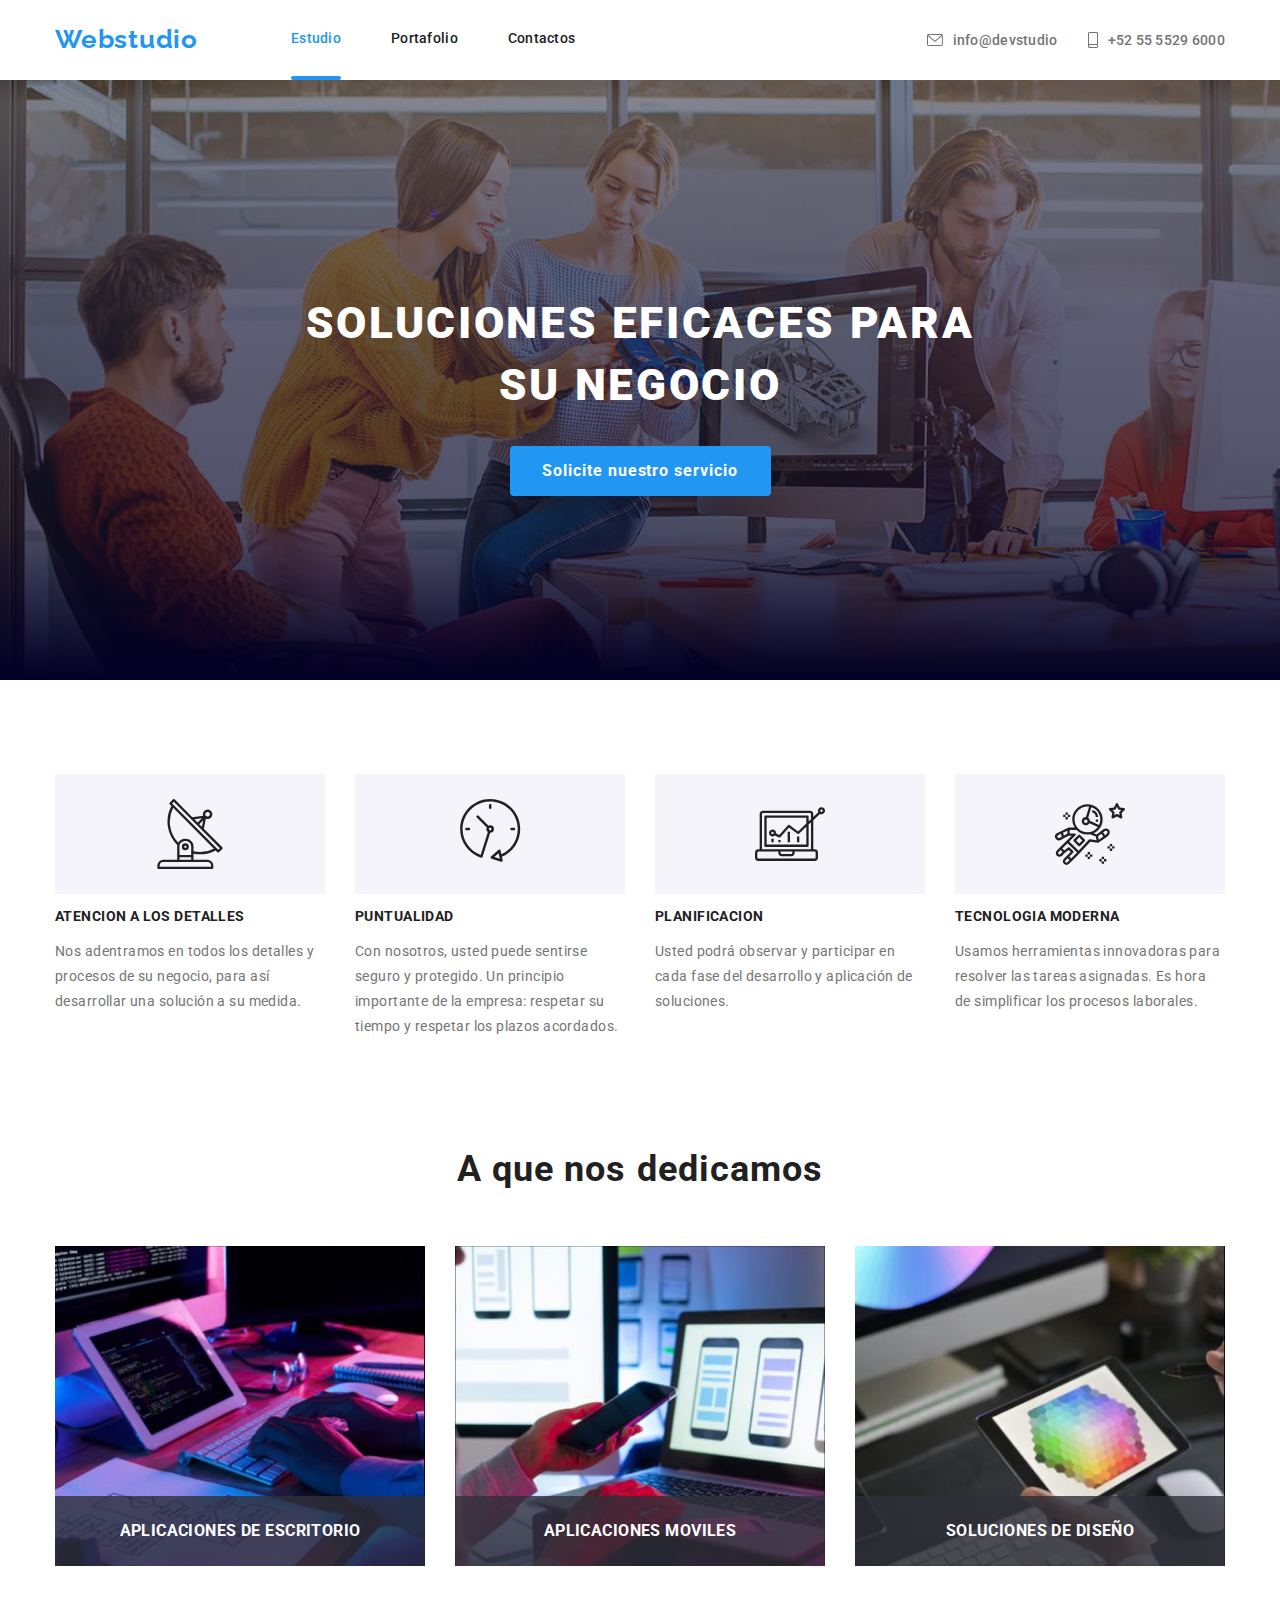
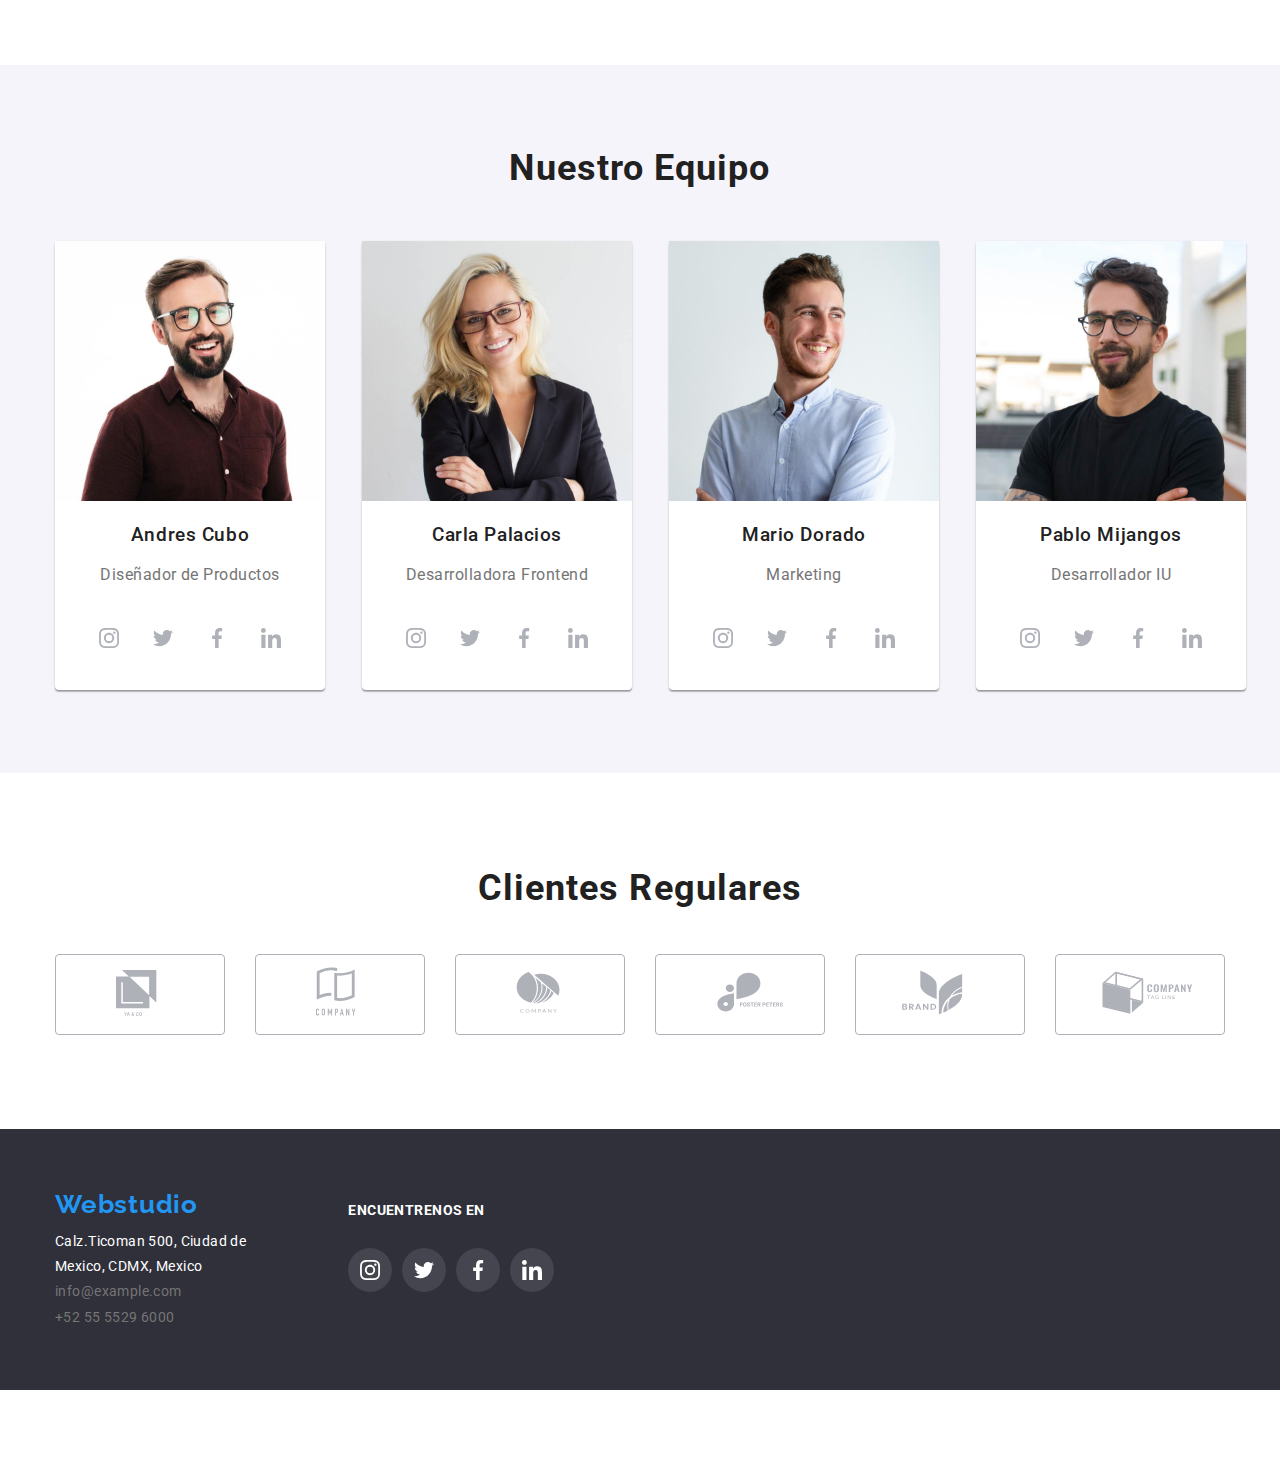
<file: index.html>
<!DOCTYPE html>
<html lang="en">
  <head>
    <meta charset="UTF-8" />
    <meta name="viewport" content="width=device-width, initial-scale=1.0" />
    <title>Homework5</title>
    <link
      rel="stylesheet"
      href="https://cdnjs.cloudflare.com/ajax/libs/modern-normalize/1.0.0/modern-normalize.min.css"
    />
    <link rel="stylesheet" href="./css/styles.css" />
  </head>
  <body>
    <header>
      <div class="container-nav container">
        <nav class="navigation-bar">
          <a class="icon" href="index.html"> Webstudio </a>
          <ul class="navigation-list">
            <li class="navigation-item">
              <a class="navigation-link active" href="index.html"> Estudio </a>
            </li>
            <li class="navigation-item">
              <a class="navigation-link" href="portfolio.html">Portafolio</a>
            </li>
            <li class="navigation-item">
              <a class="navigation-link" href="#">Contactos</a>
            </li>
          </ul>
        </nav>
        <ul class="contacts">
          <li class="contacts-item">
            <a class="contacts-link" href="mailto:info@devstudio.com">
              <svg width="16" height="12">
                <use href="./images/svgs/icons.svg#icon-sobre-activable"></use>
              </svg>
              info@devstudio</a
            >
          </li>
          <li class="contacts-item">
            <a class="contacts-link" href="tel:+525555296000"
              ><svg width="10" height="16">
                <use href="./images/svgs/icons.svg#icon-telfono-inteligente"></use>
              </svg>
              +52 55 5529 6000</a
            >
          </li>
        </ul>
      </div>
    </header>
    <main>
      <section class="principal-section section">
        <div class="container">
          <h1 class="main-title">
            Soluciones eficaces para <br />
            su negocio
          </h1>
          <button data-modal-open class="request-button" type="button">
            Solicite nuestro servicio
          </button>
        </div>
      </section>
      <section class="about-us container section">
        <ul class="about-us-list">
          <li class="about-us-item">
            <div class="bkg-about">
              <svg class="about-us-icon" width="70" height="70">
                <use href="./images/svgs/icons.svg#icon-antena-1"></use>
              </svg>
            </div>
            <h3 class="about-titles">Atencion a los detalles</h3>
            <p class="about-text">
              Nos adentramos en todos los detalles y procesos de su negocio, para así desarrollar
              una solución a su medida.
            </p>
          </li>
          <li class="about-us-item">
            <div class="bkg-about">
              <svg class="about-us-icon" width="70" height="70">
                <use href="./images/svgs/icons.svg#icon-reloj-1"></use>
              </svg>
            </div>
            <h3 class="about-titles">Puntualidad</h3>
            <p class="about-text">
              Con nosotros, usted puede sentirse seguro y protegido. Un principio importante de la
              empresa: respetar su tiempo y respetar los plazos acordados.
            </p>
          </li>
          <li class="about-us-item">
            <div class="bkg-about">
              <svg class="about-us-icon" width="70" height="70">
                <use href="./images/svgs/icons.svg#icon-diagrama-1"></use>
              </svg>
            </div>
            <h3 class="about-titles">Planificacion</h3>
            <p class="about-text">
              Usted podrá observar y participar en cada fase del desarrollo y aplicación de
              soluciones.
            </p>
          </li>
          <li class="about-us-item">
            <div class="bkg-about">
              <svg class="about-us-icon" width="70" height="70">
                <use href="./images/svgs/icons.svg#icon-astronauta-1"></use>
              </svg>
            </div>
            <h3 class="about-titles">Tecnologia moderna</h3>
            <p class="about-text">
              Usamos herramientas innovadoras para resolver las tareas asignadas. Es hora de
              simplificar los procesos laborales.
            </p>
          </li>
        </ul>
      </section>
      <section class="our-services container section">
        <h2 class="services-title">A que nos dedicamos</h2>
        <ul class="services-list">
          <li class="services-item">
            <img
              class="services-img"
              src="./images/development.jpg"
              alt="development"
              width="370"
            />
            <div class="services-item-name"><h3>Aplicaciones de escritorio</h3></div>
          </li>
          <li class="services-item">
            <img src="./images/compatibility.jpg" alt="compatibility" width="370" />
            <div class="services-item-name"><h3>Aplicaciones moviles</h3></div>
          </li>
          <li class="services-item">
            <img src="./images/design.jpg" alt="design" width="370" />
            <div class="services-item-name"><h3>Soluciones de diseño</h3></div>
          </li>
        </ul>
      </section>
      <section class="our-team">
        <div class="container section">
          <h2 class="team-title">Nuestro Equipo</h2>
          <ul class="team-list">
            <li class="team-item">
              <img src="./images/andres.jpg" alt="product_designer" width="270" />
              <h3 class="team-name">Andres Cubo</h3>
              <p class="team-position">Diseñador de Productos</p>
              <ul class="social-networks-list">
                <li>
                  <a href="#" class="social-networks-item">
                    <svg width="20" height="20">
                      <use href="./images/svgs/icons.svg#icon-instagram-2"></use>
                    </svg>
                  </a>
                </li>
                <li>
                  <a href="#" class="social-networks-item">
                    <svg width="20" height="20">
                      <use href="./images/svgs/icons.svg#icon-twitter-1"></use>
                    </svg>
                  </a>
                </li>
                <li>
                  <a href="#" class="social-networks-item">
                    <svg width="20" height="20">
                      <use href="./images/svgs/icons.svg#icon-facebook-1"></use>
                    </svg>
                  </a>
                </li>
                <li>
                  <a href="#" class="social-networks-item">
                    <svg width="20" height="20">
                      <use href="./images/svgs/icons.svg#icon-linkedin-1"></use>
                    </svg>
                  </a>
                </li>
              </ul>
            </li>
            <li class="team-item">
              <img src="./images/carla.jpg" alt="frontend_developer" width="270" />
              <h3 class="team-name">Carla Palacios</h3>
              <p class="team-position">Desarrolladora Frontend</p>
              <ul class="social-networks-list">
                <li>
                  <a href="#" class="social-networks-item">
                    <svg width="20" height="20">
                      <use href="./images/svgs/icons.svg#icon-instagram-2"></use>
                    </svg>
                  </a>
                </li>
                <li>
                  <a href="#" class="social-networks-item">
                    <svg width="20" height="20">
                      <use href="./images/svgs/icons.svg#icon-twitter-1"></use>
                    </svg>
                  </a>
                </li>
                <li>
                  <a href="#" class="social-networks-item">
                    <svg width="20" height="20">
                      <use href="./images/svgs/icons.svg#icon-facebook-1"></use>
                    </svg>
                  </a>
                </li>
                <li>
                  <a href="#" class="social-networks-item">
                    <svg width="20" height="20">
                      <use href="./images/svgs/icons.svg#icon-linkedin-1"></use>
                    </svg>
                  </a>
                </li>
              </ul>
            </li>
            <li class="team-item">
              <img src="./images/mario.jpg" alt="marketing" width="270" />
              <h3 class="team-name">Mario Dorado</h3>
              <p class="team-position">Marketing</p>
              <ul class="social-networks-list">
                <li>
                  <a href="#" class="social-networks-item">
                    <svg width="20" height="20">
                      <use href="./images/svgs/icons.svg#icon-instagram-2"></use>
                    </svg>
                  </a>
                </li>
                <li>
                  <a href="#" class="social-networks-item">
                    <svg width="20" height="20">
                      <use href="./images/svgs/icons.svg#icon-twitter-1"></use>
                    </svg>
                  </a>
                </li>
                <li>
                  <a href="#" class="social-networks-item">
                    <svg width="20" height="20">
                      <use href="./images/svgs/icons.svg#icon-facebook-1"></use>
                    </svg>
                  </a>
                </li>
                <li>
                  <a href="#" class="social-networks-item">
                    <svg width="20" height="20">
                      <use href="./images/svgs/icons.svg#icon-linkedin-1"></use>
                    </svg>
                  </a>
                </li>
              </ul>
            </li>
            <li class="team-item">
              <img src="./images/pablo.jpg" alt="iu_developer" width="270" />
              <h3 class="team-name">Pablo Mijangos</h3>
              <p class="team-position">Desarrollador IU</p>
              <ul class="social-networks-list">
                <li>
                  <a href="#" class="social-networks-item">
                    <svg width="20" height="20">
                      <use href="./images/svgs/icons.svg#icon-instagram-2"></use>
                    </svg>
                  </a>
                </li>
                <li>
                  <a href="#" class="social-networks-item">
                    <svg width="20" height="20">
                      <use href="./images/svgs/icons.svg#icon-twitter-1"></use>
                    </svg>
                  </a>
                </li>
                <li>
                  <a href="#" class="social-networks-item">
                    <svg width="20" height="20">
                      <use href="./images/svgs/icons.svg#icon-facebook-1"></use>
                    </svg>
                  </a>
                </li>
                <li>
                  <a href="#" class="social-networks-item">
                    <svg width="20" height="20">
                      <use href="./images/svgs/icons.svg#icon-linkedin-1"></use>
                    </svg>
                  </a>
                </li>
              </ul>
            </li>
          </ul>
        </div>
      </section>
      <section class="regular-clients container section">
        <h2 class="clients-title">Clientes Regulares</h2>
        <ul class="clients-list">
          <li class="clients-item">
            <a href="#" class="clients-icon-left link">
              <svg width="41" height="47">
                <use href="./images/svgs/icons.svg#icon-grupo1"></use>
              </svg>
            </a>
          </li>
          <li class="clients-item">
            <a href="#" class="clients-icon-left link">
              <svg width="40" height="52">
                <use href="./images/svgs/icons.svg#icon-grupo2"></use>
              </svg>
            </a>
          </li>
          <li class="clients-item">
            <a href="#" class="clients-icon-left link">
              <svg width="44" height="42">
                <use href="./images/svgs/icons.svg#icon-grupo3"></use>
              </svg>
            </a>
          </li>
          <li class="clients-item">
            <a href="#" class="clients-icon-left link">
              <svg width="84" height="40">
                <use href="./images/svgs/icons.svg#icon-grupo4"></use>
              </svg>
            </a>
          </li>
          <li class="clients-item">
            <a href="#" class="clients-icon link">
              <svg width="63" height="45">
                <use href="./images/svgs/icons.svg#icon-grupo5"></use>
              </svg>
            </a>
          </li>
          <li class="clients-item">
            <a href="#" class="clients-icon link">
              <svg width="93" height="43">
                <use href="./images/svgs/icons.svg#icon-grupo6"></use>
              </svg>
            </a>
          </li>
        </ul>
      </section>
    </main>
    <footer class="page-footer section">
      <div class="container general-container-footer">
        <div class="footer-container">
          <a class="icon" href="index.html"> Webstudio </a>
          <address class="footer-contact">
            <ul class="footer-list">
              <li class="footer-item">
                <a
                  class="link-address"
                  target="_blank"
                  href="https://goo.gl/maps/J3Zf2jKusDc6f56F6"
                  rel="noopener noreferrer"
                >
                  Calz.Ticoman 500, Ciudad de <br />
                  Mexico, CDMX, Mexico
                </a>
              </li>
              <li class="footer-item">
                <a class="contact-link" href="mailto:info@example.com">info@example.com</a>
              </li>
              <li class="footer-item">
                <a class="contact-link" href="tel:+525555296000"> +52 55 5529 6000 </a>
              </li>
            </ul>
          </address>
        </div>
        <div class="social-networks-footer">
          <p class="social-networks-text">Encuentrenos en</p>
          <ul class="social-networks-list">
            <li class="social-networks-item-footer">
              <svg class="social-networks-icon-footer" width="20" height="20">
                <use href="./images/svgs/icons.svg#icon-instagram-2"></use>
              </svg>
            </li>
            <li class="social-networks-item-footer">
              <svg class="social-networks-icon-footer" width="20" height="20">
                <use href="./images/svgs/icons.svg#icon-twitter-1"></use>
              </svg>
            </li>
            <li class="social-networks-item-footer">
              <svg class="social-networks-icon-footer" width="20" height="20">
                <use href="./images/svgs/icons.svg#icon-facebook-1"></use>
              </svg>
            </li>
            <li class="social-networks-item-footer">
              <svg class="social-networks-icon-footer" width="20" height="20">
                <use href="./images/svgs/icons.svg#icon-linkedin-1"></use>
              </svg>
            </li>
          </ul>
        </div>
      </div>
    </footer>
    <div class="backdrop is-hidden" data-modal>
      <div class="modal">
        <button data-modal-close class="close-button" type="button">
          <svg class="icon-close" width="11" height="11">
            <use href="./images/svgs/icons.svg#icon-Close"></use>
          </svg>
        </button>
      </div>
    </div>
    <script src="./js/modal.js"></script>
  </body>
</html>
</file>
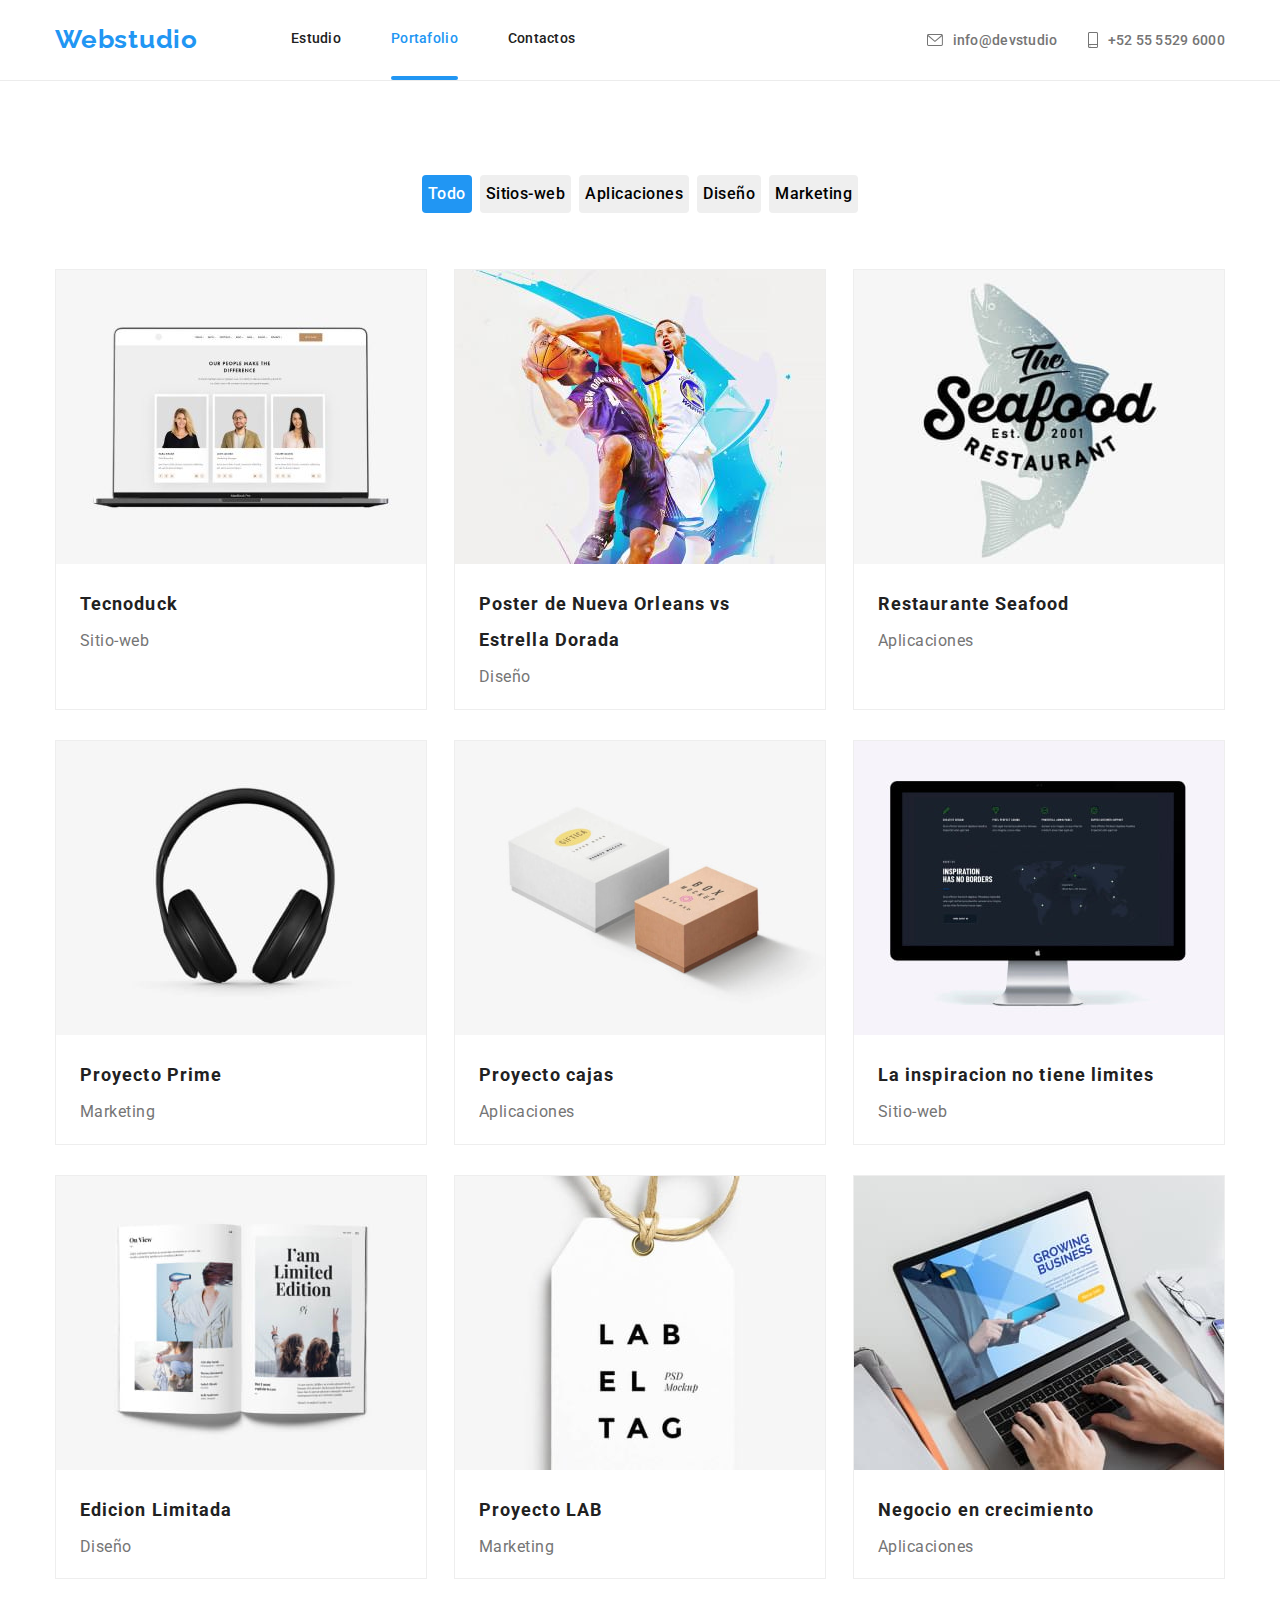
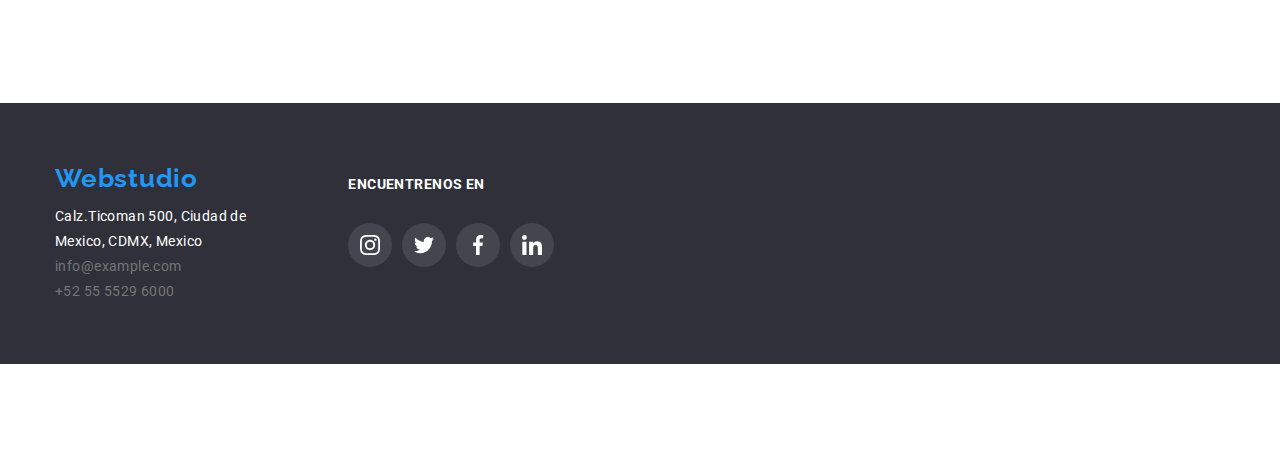
<file: portfolio.html>
<!DOCTYPE html>
<html lang="en">
  <head>
    <meta charset="UTF-8" />
    <meta name="viewport" content="width=device-width, initial-scale=1.0" />
    <title>Portafolio</title>
    <link
      rel="stylesheet"
      href="https://cdnjs.cloudflare.com/ajax/libs/modern-normalize/1.0.0/modern-normalize.min.css"
    />
    <link rel="stylesheet" href="./css/styles.css" />
  </head>
  <body>
    <header class="header">
      <div class="container-nav container">
        <nav class="navigation-bar">
          <a class="icon" href="index.html"> Webstudio </a>
          <ul class="navigation-list">
            <li class="navigation-item">
              <a class="navigation-link" href="index.html"> Estudio </a>
            </li>
            <li class="navigation-item">
              <a class="navigation-link active" href="portfolio.html">Portafolio</a>
            </li>
            <li class="navigation-item">
              <a class="navigation-link" href="#">Contactos</a>
            </li>
          </ul>
        </nav>
        <ul class="contacts">
          <li class="contacts-item">
            <a class="contacts-link" href="mailto:info@devstudio.com">
              <svg width="16" height="12">
                <use href="./images/svgs/icons.svg#icon-sobre-activable"></use>
              </svg>
              info@devstudio</a
            >
          </li>
          <li class="contacts-item">
            <a class="contacts-link" href="tel:+525555296000"
              ><svg width="10" height="16">
                <use href="./images/svgs/icons.svg#icon-telfono-inteligente"></use>
              </svg>
              +52 55 5529 6000</a
            >
          </li>
        </ul>
      </div>
    </header>
    <main class="container">
      <h1 class="portfolio-title">Portafolio</h1>
      <section class="section">
        <ul class="navigation-buttons">
          <li class="button-item">
            <button class="button-nav active-button" type="button">Todo</button>
          </li>
          <li class="button-item"><button class="button-nav" type="button">Sitios-web</button></li>
          <li class="button-item">
            <button class="button-nav" type="button">Aplicaciones</button>
          </li>
          <li class="button-item"><button class="button-nav" type="button">Diseño</button></li>
          <li class="button-item"><button class="button-nav" type="button">Marketing</button></li>
        </ul>
        <h2 class="portfolio-subtitle">Lista de proyectos</h2>
        <ul class="projects-list">
          <li class="projects-item">
            <div class="container-img">
              <img src="./images/1-tecnoduck.jpg" alt="tecnoduck" width="370" />
              <p class="project-info">
                Tecnoduck es una plataforma de distribución de coronavirus de última generación. Las
                compañías usan esta plataforma para el espionaje digital y los ataques a los
                servidores seguros de la competencia.
              </p>
            </div>
            <h3 class="project-title">Tecnoduck</h3>
            <p class="description-project">Sitio-web</p>
          </li>
          <li class="projects-item">
            <div class="container-img">
              <img
                src="./images/2-poster.jpg"
                alt="poster new orleans vs estrella dorada"
                width="370"
              />
              <p class="project-info">
                Tecnoduck es una plataforma de distribución de coronavirus de última generación. Las
                compañías usan esta plataforma para el espionaje digital y los ataques a los
                servidores seguros de la competencia.
              </p>
            </div>
            <h3 class="project-title">
              Poster de Nueva Orleans vs <br />
              Estrella Dorada
            </h3>
            <p class="description-project">Diseño</p>
          </li>
          <li class="projects-item">
            <div class="container-img">
              <img src="./images/3-restaurant.jpg" alt="restaurante seafood" width="370" />
              <p class="project-info">
                Tecnoduck es una plataforma de distribución de coronavirus de última generación. Las
                compañías usan esta plataforma para el espionaje digital y los ataques a los
                servidores seguros de la competencia.
              </p>
            </div>
            <h3 class="project-title">Restaurante Seafood</h3>
            <p class="description-project">Aplicaciones</p>
          </li>
          <li class="projects-item">
            <div class="container-img">
              <img src="./images/4-prime-project.jpg" alt="proyecto prime" width="370" />
              <p class="project-info">
                Tecnoduck es una plataforma de distribución de coronavirus de última generación. Las
                compañías usan esta plataforma para el espionaje digital y los ataques a los
                servidores seguros de la competencia.
              </p>
            </div>
            <h3 class="project-title">Proyecto Prime</h3>
            <p class="description-project">Marketing</p>
          </li>
          <li class="projects-item">
            <div class="container-img">
              <img src="./images/5-box-project-.jpg" alt="proyectoo cajas" width="370" />
              <p class="project-info">
                Tecnoduck es una plataforma de distribución de coronavirus de última generación. Las
                compañías usan esta plataforma para el espionaje digital y los ataques a los
                servidores seguros de la competencia.
              </p>
            </div>
            <h3 class="project-title">Proyecto cajas</h3>
            <p class="description-project">Aplicaciones</p>
          </li>
          <li class="projects-item">
            <div class="container-img">
              <img
                src="./images/6-Inspiracion-.jpg"
                alt="La inspiracion no tiene limite"
                width="370"
              />
              <p class="project-info">
                Tecnoduck es una plataforma de distribución de coronavirus de última generación. Las
                compañías usan esta plataforma para el espionaje digital y los ataques a los
                servidores seguros de la competencia.
              </p>
            </div>
            <h3 class="project-title">La inspiracion no tiene limites</h3>
            <p class="description-project">Sitio-web</p>
          </li>
          <li class="projects-item">
            <div class="container-img">
              <img src="./images/7-book-.jpg" alt="Edicion limita" width="370" />
              <p class="project-info">
                Tecnoduck es una plataforma de distribución de coronavirus de última generación. Las
                compañías usan esta plataforma para el espionaje digital y los ataques a los
                servidores seguros de la competencia.
              </p>
            </div>
            <h3 class="project-title">Edicion Limitada</h3>
            <p class="description-project">Diseño</p>
          </li>
          <li class="projects-item">
            <div class="container-img">
              <img src="./images/8-lab-project-.jpg" alt="proyecto LAB" width="370" />
              <p class="project-info">
                Tecnoduck es una plataforma de distribución de coronavirus de última generación. Las
                compañías usan esta plataforma para el espionaje digital y los ataques a los
                servidores seguros de la competencia.
              </p>
            </div>
            <h3 class="project-title">Proyecto LAB</h3>
            <p class="description-project">Marketing</p>
          </li>
          <li class="projects-item">
            <div class="container-img">
              <img src="./images/9-negocio-.jpg" alt="Negocio en crecimiento" width="370" />
              <p class="project-info">
                Tecnoduck es una plataforma de distribución de coronavirus de última generación. Las
                compañías usan esta plataforma para el espionaje digital y los ataques a los
                servidores seguros de la competencia.
              </p>
            </div>
            <h3 class="project-title">Negocio en crecimiento</h3>
            <p class="description-project">Aplicaciones</p>
          </li>
        </ul>
      </section>
    </main>
    <footer class="page-footer section">
      <div class="container general-container-footer">
        <div class="footer-container">
          <a class="icon" href="index.html"> Webstudio </a>
          <address class="footer-contact">
            <ul class="footer-list">
              <li class="footer-item">
                <a
                  class="link-address"
                  target="_blank"
                  href="https://goo.gl/maps/J3Zf2jKusDc6f56F6"
                  rel="noopener noreferrer"
                >
                  Calz.Ticoman 500, Ciudad de <br />
                  Mexico, CDMX, Mexico
                </a>
              </li>
              <li class="footer-item">
                <a class="contact-link" href="mailto:info@example.com">info@example.com</a>
              </li>
              <li class="footer-item">
                <a class="contact-link" href="tel:+525555296000"> +52 55 5529 6000 </a>
              </li>
            </ul>
          </address>
        </div>
        <div class="social-networks-footer">
          <p class="social-networks-text">Encuentrenos en</p>
          <ul class="social-networks-list">
            <li class="social-networks-item-footer">
              <svg class="social-networks-icon-footer" width="20" height="20">
                <use href="./images/svgs/icons.svg#icon-instagram-2"></use>
              </svg>
            </li>
            <li class="social-networks-item-footer">
              <svg class="social-networks-icon-footer" width="20" height="20">
                <use href="./images/svgs/icons.svg#icon-twitter-1"></use>
              </svg>
            </li>
            <li class="social-networks-item-footer">
              <svg class="social-networks-icon-footer" width="20" height="20">
                <use href="./images/svgs/icons.svg#icon-facebook-1"></use>
              </svg>
            </li>
            <li class="social-networks-item-footer">
              <svg class="social-networks-icon-footer" width="20" height="20">
                <use href="./images/svgs/icons.svg#icon-linkedin-1"></use>
              </svg>
            </li>
          </ul>
        </div>
      </div>
    </footer>
  </body>
</html>
</file>
<file: css/styles.css>
@import url('https://fonts.googleapis.com/css2?family=Raleway:ital,wght@0,100;0,200;0,300;0,400;0,500;0,600;0,700;0,800;0,900;1,100;1,200;1,300;1,400;1,500;1,600;1,700;1,800;1,900&display=swap');
 @import url('https://fonts.googleapis.com/css2?family=Roboto:ital,wght@0,100;0,300;0,400;0,500;0,700;0,900;1,100;1,300;1,400;1,500;1,700;1,900&display=swap');

 :root {
   --blue-text: rgb(33, 150, 243,1);
   --background-card:rgb(33, 150, 243,0.9);
   --dominant-color: rgb(33, 33, 33,1);
   --white-font: rgb(255,255,255, 1);
   --background-title: rgb(47, 48, 58, 1);
   --background-sub-title:rgb(47, 48, 58, 0.8);
   --paragraph-color: rgb(117, 117, 117,1); 
   --second-background: rgba(245, 244, 250, 1);
   --border-icon: rgba(175, 177, 184, 1);

 }

 body {
font-family:'Roboto', sans-serif ;
color: var(--dominant-color);
 }

 ul {
  list-style: none;
  margin:0;
  padding:0;
}

svg {
  fill:currentColor;
}

 .icon {
color: var(--blue-text);
font-family:'Raleway', sans-serif;
font-weight: bold;
font-size: 26px;
line-height: 1.2;
letter-spacing: 0.03em;
text-decoration: none;
 }

 .navigation-link {
color: var(--dominant-color);
font-weight: 500;
font-size: 14px;
line-height: 1.2;
letter-spacing: 0.02em;
text-decoration: none;

transition: color 250ms cubic-bezier(0.4, 0, 0.2, 1) 250ms;
 }

 .navigation-bar .navigation-link:hover {
   color: var(--blue-text);
 }

 .navigation-bar .navigation-link:focus {
  color: var(--blue-text);
 }

 .active {
  color: var(--blue-text);
 }

 .active::after {
    display: block;
    content: '';
    width: auto;
    height: 4px;
    border-radius: 2px;
    background-color: var(--blue-text);
    position: relative;
    top: 130%;
    cursor:auto;
 }
 
 .active-button {
  background-color: var(--blue-text);
  color:var(--white-font);
 }

 .contacts .contacts-link {
   color: var(--paragraph-color);
   font-weight: 500;
   font-size: 14px;
   line-height: 1.2;
   letter-spacing: 0.02em;
   text-decoration: none;
   display: flex;
   align-items: center;
   justify-content: center;
   gap:10px;

   transition: color 250ms cubic-bezier(0.4, 0, 0.2, 1) 250ms;
    }
   
    .contacts .contacts-link:hover {
      color: var(--blue-text);
    }

    .contacts .contacts-link:focus {
      color: var(--blue-text);
    }

  
    .principal-section .main-title {
      color: var(--white-font);
      font-weight: 900;
      font-size: 44px;
      line-height: 1.4;
      letter-spacing: 0.06em;
      text-transform: uppercase;
    }

    .principal-section {
      background-color: var(--background-title);
      background-image: linear-gradient(to bottom,
      rgba(162, 165, 166, 0.2) 0%, 
      rgba(135, 137, 144, 0.4) 4%,
      rgba(91, 91, 108, 0.5) 16%, 
      rgba(55, 54, 79, 0.5) 39%,
      rgba(26, 25, 56, 0.5) 74%,
      rgba(2, 0, 36, 1) 100%),
       url(../images/background.jpg);
      background-size: cover;
      text-align: center;
    }

    .principal-section .request-button {
      color:var(--white-font);
      background-color: var(--blue-text);
      font-weight:700;
      line-height: 1.9;
      letter-spacing: 0.06em;
      width: 261px;
      height: 50px;
      border-radius:4px;
      border-color: transparent;
      cursor:pointer;
    }

    .about-us-list .about-titles {
      font-weight: 700;
      font-size: 14px;
      line-height: 1.2;
      letter-spacing: 0.03em;
      text-transform: uppercase;
    }

    .about-us-list .about-text {
      color: var(--paragraph-color);
      font-size: 14px;
      line-height: 1.8;
      letter-spacing: 0.03em;
    }
 
.our-services .services-title {
  font-weight: 700;
  font-size: 36px;
  line-height: 1.2;
  letter-spacing: 0.03em;
  text-align: center;
}

.services-item {
  position:relative;
}

.services-item-name {
display:flex;
width: 100%;
height: 70px;
font-weight: 700;
font-size: 14px;
line-height: 1.1;
letter-spacing: 0.03em;
justify-content: center;
color: var(--white-font);
background-color:var(--background-sub-title);
text-align:center;
align-items: center;
text-transform: uppercase;

position: absolute;
top:77%;
}

.our-team {
background-color: var(--second-background);
height: 708px;
}

.our-team .team-title {
  font-weight: 700;
  font-size: 36px;
  line-height: 1.2;
  letter-spacing: 0.03em;
  text-align: center;
}

.team-item .team-name {
  font-weight: 500;
  line-height: 1.2;
  letter-spacing: 0.03em;
  text-align: center;
}
.team-item .team-position {
  color:var(--paragraph-color);
  line-height: 1.2; 
  letter-spacing: 0.03em;
  text-align: center;
}

.clients-title {
  font-weight: 700;
  font-size: 36px;
  line-height: 1.2;
  letter-spacing: 0.03em;
  text-align: center;
}

.footer-list .link-address {
  color:var(--white-font);
  font-size: 14px;
  line-height: 1.8;
  letter-spacing: 0.03em;
  text-decoration: none;
  font-style: normal;

  transition: color 250ms cubic-bezier(0.4, 0, 0.2, 1) 250ms;
  
}
.footer-list .link-address:hover {
  color:var(--blue-text)
}

.footer-list .link-address:focus {
  color:var(--blue-text)
}

.footer-list .contact-link{
  color:var(--paragraph-color);
  font-size: 14px;
  line-height: 1.8;
  letter-spacing: 0.03em;
  text-decoration: none;
  font-style: normal;

  transition: color 250ms cubic-bezier(0.4, 0, 0.2, 1) 250ms;
}

.footer-list .contact-link:hover {
  color:var(--blue-text);
}

.footer-list .contact-link:focus {
  color:var(--blue-text);
}

.page-footer {
  background-color: var(--background-title);
}

/*Segunda pagina */

.portfolio-title {
  display: none;
}

.portfolio-subtitle {
  display:none;
}

.navigation-buttons .button-nav {
  font-weight:500;
  line-height: 1.7;
  letter-spacing: 0.03em;
  height: 38px;
  border-radius: 4px;
  border: transparent;
  cursor:pointer;

  transition: color 250ms cubic-bezier(0.4, 0, 0.2, 1) 250ms, 
  background-color 250ms cubic-bezier(0.4, 0, 0.2, 1) 250ms, 
  box-shadow 250ms cubic-bezier(0.4, 0, 0.2, 1) 250ms;
}
.navigation-buttons .button-nav:hover {
  color:var(--white-font);
  background-color: var(--blue-text);
  box-shadow: 0px 2px 2px 0px rgba(0, 0, 0, 0.12), 0px 1px 2px 0px rgba(0, 0, 0, 0.08), 0px 3px 1px 0px rgba(0, 0, 0, 0.10);

}
.navigation-buttons .button-nav:focus {
  color:var(--white-font);
  background-color: var(--blue-text);
}

.projects-list .project-title {
  font-weight: 700;
  font-size: 18px;
  line-height: 2;
  letter-spacing: 0.06em;
  padding-left: 24px;
  margin-bottom:4px;
  
}
.projects-list .description-project {
  color:var(--paragraph-color) ;
  line-height: 1.9;
  letter-spacing: 0.03em;
  padding-left: 24px;
  margin-top:0;
}

.container-img {
  position: relative;
  overflow: hidden;
}

.project-info {
position: absolute;
top:100%;
width: 100%;
height: 100%;
display: flex;
justify-content: center;
align-items: center;
justify-content: center;
font-weight: 400;
font-size: 18px;
line-height: 1.5;
letter-spacing: 0.03em;
color: var(--white-font);
background-color:var(--background-card);
padding: 63px 24px 63px 24px;
margin: 0;
transition: top 250ms cubic-bezier(0.4, 0, 0.2, 1) 250ms;
}

.projects-item:hover > .container-img > .project-info {
  top:0;
}


.projects-item {
  cursor: pointer;
}

/*Tercera y cuarta tarea*/

.container {
  width: 1200px;
  padding-left: 15px;
  padding-right: 15px;
  margin: auto;
}

.section {
  margin-top: 94px;
  margin-bottom: 94px;
}

h2 {
  margin:0;
}

/*Barra de bavegacion*/
.container-nav {
  display:flex;
  justify-content: space-between;
  align-items: center;
  height: 80px;
}

.header {
  border-bottom: 1px solid rgba(236, 236, 236, 1);
}


.navigation-bar {
  display: flex;
  align-items: center;
  gap:93px;
}

.navigation-list {
  display:flex;
  gap:50px;
}

.contacts {
  display:flex;
  align-items: center;
  gap:30px;
}

/*Seccion Principal*/ 
.principal-section {
  display: flex;
  height: 600px;
  align-items: center;
  margin: 0;
}

/*Seccion About us*/
.about-us-list {
  display: flex;
  justify-content: space-between;
  gap: 30px
}

.bkg-about {
width: 270px;
height: 120px;
background-color: var(--second-background);
}

.about-us-icon {
  margin: 25px 100px;
}


/*Seccion servicios*/
.services-list {
  display:flex;
  gap: 30px;
  padding-top:55px;
}


/*Seccion team*/

.our-team {
  display: flex;
  justify-content: center;
  align-items: center;
}


.team-list {
display: flex;
gap: 37px;
padding-top: 50px;
}

.team-item {
background-color: var(--white-font);
box-shadow: 0px 2px 1px 0px rgba(0, 0, 0, 0.20), 0px 1px 1px 0px rgba(0, 0, 0, 0.14), 0px 1px 3px 0px rgba(0, 0, 0, 0.12);
border-radius: 4px;
}

.social-networks-list {
  display: flex;
  justify-content: center;
  align-items: center;
  gap:10px;
  padding: 16px 32px 30px 32px;
}

.social-networks-item { 
  background-color: var(--white-font);
  color: var(--border-icon);
  border-radius: 50%;
  width: 44px;
  height: 44px;
  display:flex;
  justify-content: center;
  align-items: center;

  transition: color 250ms cubic-bezier(0.4, 0, 0.2, 1) 250ms,
  background-color 250ms cubic-bezier(0.4, 0, 0.2, 1) 250ms;
}

.social-networks-item:hover {
  background-color: var(--blue-text);
  color:var(--white-font);
  cursor: pointer;
}

.social-networks-item:focus {
  background-color: var(--blue-text);
  color:var(--white-font);
}

/*Clientes regulares*/

.clients-list {
  display: flex;
  justify-content: space-between;
  align-items: center;
  padding-top: 44px;
}

.clients-item {
  width: 170px;
  height: 81px;
  border: 1px solid var(--border-icon);
  color:var(--border-icon);
  border-radius: 4px;
  display: flex; 
  align-items: center;

  transition: border-color 250ms cubic-bezier(0.4, 0, 0.2, 1) 250ms;
}

.clients-item:hover {
  border-color: var(--blue-text);
  color:var(--blue-text);
  cursor: pointer;
}


.clients-icon-left {
  padding: 21px 60px; 
}

.clients-icon {
  padding: 21px 45px; 
}

.link {
  color: var(--border-icon);
  transition: color 250ms cubic-bezier(0.4, 0, 0.2, 1) 250ms;
}

.link:hover {
  color:var(--blue-text)
}

/*Footer*/

.page-footer {
  display: flex;
  justify-content: center;
  align-items: center;
  padding-top: 60px;
  padding-bottom: 60px;
  
}

.general-container-footer {
  display: flex;
  gap: 70px;
}

.footer-contact {
  padding-top: 9px;
}


.social-networks-footer{
  justify-content: center;
  align-items: center;
}

.social-networks-text {
  color: var(--white-font);
  font-weight: 700;
  font-size: 14px;
  font-style: normal;
  line-height: 1.1;
  letter-spacing: 0.03em;
  text-transform: uppercase;
  text-align: left;
  padding-left: 32px ;
}

.social-networks-item-footer { 
  background-color: rgba(255, 255, 255, 0.1);
  border-radius: 50%;
  width: 44px;
  height: 44px;
  gap:10px;
  display:flex;
  justify-content: center;
  align-items: center; 

  transition: color 250ms cubic-bezier(0.4, 0, 0.2, 1) 250ms,
  background-color 250ms cubic-bezier(0.4, 0, 0.2, 1) 250ms;
}

.social-networks-item-footer:hover {
  background-color: var(--blue-text);
  cursor: pointer;
}

.social-networks-icon-footer {
  fill: var(--white-font);
}

/*Portfolio*/

.navigation-buttons {
  display:flex;
  justify-content: center;
  gap: 8px;
}

.projects-list {
  display:flex;
  flex-wrap: wrap;
  justify-content: space-between;
  padding-top:56px;
  padding-left: 0;
  padding-right: 0;
}

.projects-item {
  border: 1px solid rgba(238, 238, 238, 1);
  margin-bottom: 30px;
  flex-basis:calc((100% - 60px)/3);

  transition: box-shadow 250ms cubic-bezier(0.4, 0, 0.2, 1) 250ms;
}

.projects-item:hover {
  box-shadow: 1px 4px 6px 0px rgba(0, 0, 0, 0.16), 0px 4px 4px 0px rgba(0, 0, 0, 0.06), 0px 1px 1px 0px rgba(0, 0, 0, 0.12);
}

.projects-item:focus {
  box-shadow: 1px 4px 6px 0px rgba(0, 0, 0, 0.16), 0px 4px 4px 0px rgba(0, 0, 0, 0.06), 0px 1px 1px 0px rgba(0, 0, 0, 0.12);
}



/*Ventana Modal*/

.backdrop  {
  position:fixed;
  top:0;
  left: 0;
  width: 100%;
  height: 100%;
  background-color: rgba(0,0,0,0.5);
  display: flex;

  transition: opacity 250ms cubic-bezier(0.4, 0, 0.2, 1) 250ms, 
  visibility 250ms cubic-bezier(0.4, 0, 0.2, 1) 250ms;
}

.backdrop.is-hidden {
  opacity: 0;
  visibility: hidden;
  pointer-events: none;
}

.modal {
    width: 528px;
    height: 581px;
    position: fixed;
    top: 50%;
    left: 50%;
    background-color: var(--white-font);
    border-radius: 4px;
    transform: translate(-50%, -50%);
    box-shadow:  1px 4px 6px 0px rgba(0, 0, 0, 0.12), 0px 4px 4px 0px rgba(0, 0, 0, 0.14), 0px 1px 1px 0px rgba(0, 0, 0, 0.2);
}

.close-button {
  width: 30px;
  height: 30px;
  background-color: var(--white-font);
  border-radius: 50%;
  border: 1px solid rgba(0,0,0,0.1);
  position: absolute;
  top: 10px;
  right: 10px;
  opacity: 1;
  visibility: visible;
  transition: opacity 250ms cubic-bezier(0.4, 0, 0.2, 1) 250ms, 
  visibility 250ms cubic-bezier(0.4, 0, 0.2, 1) 250ms;
}

.close-button:hover,
.close-button:focus {
    color: var(--blue-text);
    cursor:pointer;
}
</file>
